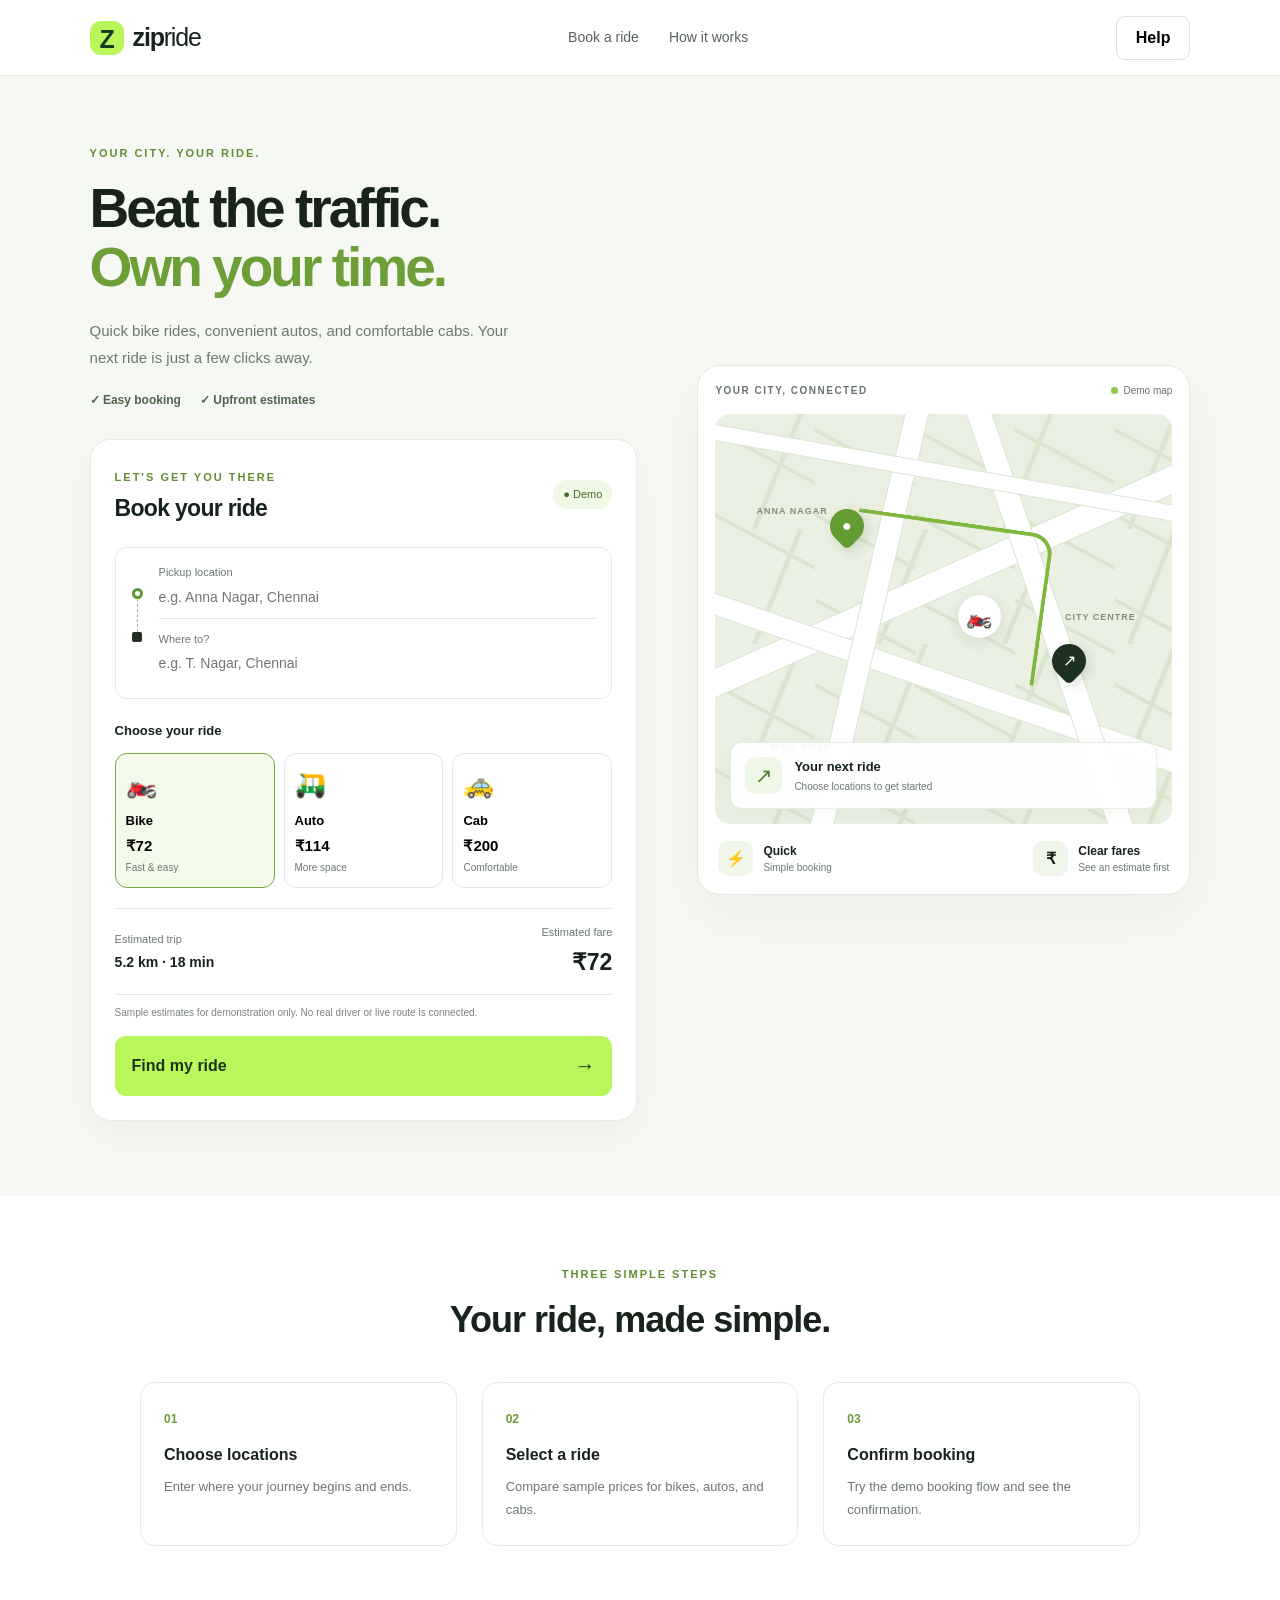
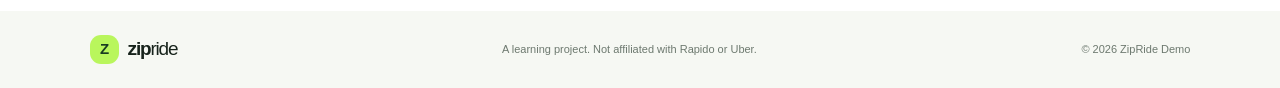
<file: mytaxi.html>
<!DOCTYPE html>
<html lang="en">
<head>
  <meta charset="UTF-8">
  <meta name="viewport" content="width=device-width, initial-scale=1.0">
  <title>ZipRide - Bike Taxi Booking</title>
  <link rel="stylesheet" href="mytaxi.css">
</head>
<body>
  <header class="navbar">
    <a class="brand" href="#">
      <span class="brand-icon">Z</span>
      <span>zip<span class="brand-light">ride</span></span>
    </a>

    <nav>
      <a href="#booking">Book a ride</a>
      <a href="#how-it-works">How it works</a>
    </nav>

    <button class="nav-button" id="helpBtn">Help</button>
  </header>

  <main>
    <section class="hero">
      <div class="hero-content">
        <span class="eyebrow">YOUR CITY. YOUR RIDE.</span>
        <h1>Beat the traffic.<br><span>Own your time.</span></h1>
        <p class="hero-description">
          Quick bike rides, convenient autos, and comfortable
          cabs. Your next ride is just a few clicks away.
        </p>

        <div class="trust-row">
          <span>✓ Easy booking</span>
          <span>✓ Upfront estimates</span>
        </div>

        <section class="booking-card" id="booking">
          <div class="card-heading">
            <div>
              <span class="eyebrow">LET'S GET YOU THERE</span>
              <h2>Book your ride</h2>
            </div>
            <span class="live-dot">● Demo</span>
          </div>

          <form id="bookingForm">
            <div class="location-fields">
              <div class="location-symbols">
                <span class="pickup-dot"></span>
                <span class="route-line"></span>
                <span class="destination-dot"></span>
              </div>

              <div class="field-stack">
                <label for="pickup">Pickup location</label>
                <input
                  id="pickup"
                  type="text"
                  placeholder="e.g. Anna Nagar, Chennai"
                  required
                  maxlength="120"
                >

                <div class="field-divider"></div>

                <label for="destination">Where to?</label>
                <input
                  id="destination"
                  type="text"
                  placeholder="e.g. T. Nagar, Chennai"
                  required
                  maxlength="120"
                >
              </div>
            </div>

            <h3 class="section-label">Choose your ride</h3>

            <div class="vehicle-options">
              <button type="button" class="vehicle selected"
                data-vehicle="bike" aria-pressed="true">
                <span class="vehicle-emoji">🏍️</span>
                <span class="vehicle-name">Bike</span>
                <span class="vehicle-price" id="bikePrice">₹72</span>
                <span class="vehicle-time">Fast & easy</span>
              </button>

              <button type="button" class="vehicle"
                data-vehicle="auto" aria-pressed="false">
                <span class="vehicle-emoji">🛺</span>
                <span class="vehicle-name">Auto</span>
                <span class="vehicle-price" id="autoPrice">₹108</span>
                <span class="vehicle-time">More space</span>
              </button>

              <button type="button" class="vehicle"
                data-vehicle="cab" aria-pressed="false">
                <span class="vehicle-emoji">🚕</span>
                <span class="vehicle-name">Cab</span>
                <span class="vehicle-price" id="cabPrice">₹180</span>
                <span class="vehicle-time">Comfortable</span>
              </button>
            </div>

            <div class="trip-summary">
              <div>
                <span class="summary-label">Estimated trip</span>
                <strong id="tripDistance">5.2 km · 18 min</strong>
              </div>
              <div class="fare-display">
                <span class="summary-label">Estimated fare</span>
                <strong id="fare">₹72</strong>
              </div>
            </div>

            <p class="demo-note">
              Sample estimates for demonstration only.
              No real driver or live route is connected.
            </p>

            <button type="submit" class="book-button" id="bookBtn">
              Find my ride <span>→</span>
            </button>

            <p id="message" class="message" role="status"
              aria-live="polite"></p>
          </form>
        </section>
      </div>

      <div class="hero-visual">
        <div class="visual-top">
          <span class="map-tag">YOUR CITY, CONNECTED</span>
          <span class="map-status"><span></span> Demo map</span>
        </div>

        <div class="map">
          <div class="map-grid"></div>
          <div class="road road-one"></div>
          <div class="road road-two"></div>
          <div class="road road-three"></div>
          <div class="road road-four"></div>
          <div class="road road-five"></div>

          <span class="map-label label-one">ANNA NAGAR</span>
          <span class="map-label label-two">CITY CENTRE</span>
          <span class="map-label label-three">MAIN ROAD</span>

          <div class="map-route"></div>

          <div class="map-pin pickup-pin">
            <span>●</span>
          </div>
          <div class="map-pin drop-pin">
            <span>↗</span>
          </div>

          <div class="map-bike">🏍️</div>

          <div class="map-info">
            <span class="info-icon">↗</span>
            <div>
              <strong>Your next ride</strong>
              <small>Choose locations to get started</small>
            </div>
          </div>
        </div>

        <div class="visual-bottom">
          <div class="mini-stat">
            <span class="stat-icon">⚡</span>
            <div><strong>Quick</strong><small>Simple booking</small></div>
          </div>
          <div class="mini-stat">
            <span class="stat-icon">₹</span>
            <div><strong>Clear fares</strong><small>See an estimate first</small></div>
          </div>
        </div>
      </div>
    </section>

    <section class="how-section" id="how-it-works">
      <span class="eyebrow">THREE SIMPLE STEPS</span>
      <h2>Your ride, made simple.</h2>

      <div class="steps">
        <article class="step">
          <span class="step-number">01</span>
          <h3>Choose locations</h3>
          <p>Enter where your journey begins and ends.</p>
        </article>
        <article class="step">
          <span class="step-number">02</span>
          <h3>Select a ride</h3>
          <p>Compare sample prices for bikes, autos, and cabs.</p>
        </article>
        <article class="step">
          <span class="step-number">03</span>
          <h3>Confirm booking</h3>
          <p>Try the demo booking flow and see the confirmation.</p>
        </article>
      </div>
    </section>
  </main>

  <footer>
    <a class="brand footer-brand" href="#">
      <span class="brand-icon">Z</span>
      <span>zip<span class="brand-light">ride</span></span>
    </a>
    <p>A learning project. Not affiliated with Rapido or Uber.</p>
    <span>© 2026 ZipRide Demo</span>
  </footer>

  <script src="mytaxi.js"></script>
</body>
</html>
</file>
<file: mytaxi.css>
:root {
  --green: #b9f65c;
  --green-dark: #193b21;
  --ink: #17231b;
  --muted: #6d796f;
  --paper: #f6f8f3;
  --line: #e7ebe3;
  --white: #ffffff;
}

* {
  box-sizing: border-box;
  margin: 0;
  padding: 0;
}

html {
  scroll-behavior: smooth;
}

body {
  font-family: Inter, "Segoe UI", Arial, sans-serif;
  color: var(--ink);
  background: var(--paper);
  line-height: 1.5;
}

button, input {
  font: inherit;
}

button {
  cursor: pointer;
}

a {
  color: inherit;
  text-decoration: none;
}

.navbar {
  min-height: 76px;
  display: flex;
  align-items: center;
  justify-content: space-between;
  gap: 20px;
  padding: 14px 7%;
  background: #fff;
  border-bottom: 1px solid var(--line);
}

.brand {
  display: inline-flex;
  align-items: center;
  gap: 9px;
  font-size: 25px;
  font-weight: 850;
  letter-spacing: -1.2px;
}

.brand-icon {
  width: 34px;
  height: 34px;
  display: grid;
  place-items: center;
  background: var(--green);
  border-radius: 11px;
  color: var(--green-dark);
  font-weight: 900;
}

.brand-light {
  font-weight: 450;
}

.navbar nav {
  display: flex;
  align-items: center;
  gap: 30px;
  font-size: 14px;
  color: #58635a;
}

.navbar nav a:hover {
  color: #426b23;
}

.nav-button {
  background: white;
  border: 1px solid #dce3d8;
  border-radius: 9px;
  padding: 9px 19px;
  font-weight: 650;
}

.hero {
  max-width: 1440px;
  margin: 0 auto;
  padding: 64px 7% 75px;
  display: grid;
  grid-template-columns: minmax(0, 1fr) minmax(0, 0.9fr);
  gap: 60px;
  align-items: center;
}

.hero-content {
  min-width: 0;
}

.eyebrow {
  color: #638d31;
  font-size: 11px;
  letter-spacing: 2px;
  font-weight: 850;
}

h1 {
  margin-top: 15px;
  font-size: clamp(39px, 4.3vw, 65px);
  letter-spacing: -3px;
  line-height: 1.08;
}

h1 span {
  color: #6e9e37;
}

.hero-description {
  margin-top: 19px;
  max-width: 450px;
  color: var(--muted);
  font-size: 15px;
  line-height: 1.8;
}

.trust-row {
  display: flex;
  flex-wrap: wrap;
  gap: 19px;
  margin-top: 20px;
  font-size: 12px;
  font-weight: 650;
  color: #52644e;
}

.booking-card {
  margin-top: 30px;
  background: white;
  border: 1px solid var(--line);
  border-radius: 20px;
  padding: 24px;
  box-shadow: 0 14px 40px #243b1b0a;
}

.card-heading {
  display: flex;
  justify-content: space-between;
  align-items: center;
  gap: 10px;
  margin-bottom: 22px;
}

.card-heading h2 {
  font-size: 23px;
  margin-top: 3px;
  letter-spacing: -0.7px;
}

.live-dot {
  background: #f0f8e6;
  color: #456b28;
  border-radius: 20px;
  padding: 6px 10px;
  font-size: 11px;
}

.location-fields {
  display: flex;
  gap: 14px;
  border: 1px solid var(--line);
  border-radius: 12px;
  padding: 16px 14px;
}

.location-symbols {
  width: 15px;
  display: flex;
  align-items: center;
  flex-direction: column;
  padding-top: 24px;
}

.pickup-dot {
  width: 11px;
  height: 11px;
  border: 3px solid #5f9635;
  border-radius: 50%;
}

.route-line {
  height: 33px;
  border-left: 1px dashed #a9b4a5;
}

.destination-dot {
  width: 10px;
  height: 10px;
  background: #222d23;
  border-radius: 2px;
}

.field-stack {
  flex: 1;
  min-width: 0;
}

.field-stack label {
  display: block;
  font-size: 11px;
  color: var(--muted);
  margin-bottom: 3px;
}

.field-stack input {
  display: block;
  width: 100%;
  border: none;
  outline: none;
  background: transparent;
  padding: 3px 0 8px;
  color: var(--ink);
  font-size: 14px;
}

.field-stack input:focus {
  box-shadow: 0 1px 0 #82ad4f;
}

.field-divider {
  border-top: 1px solid var(--line);
  margin: 2px 0 12px;
}

.section-label {
  font-size: 13px;
  margin: 22px 0 12px;
}

.vehicle-options {
  display: grid;
  grid-template-columns: repeat(3, minmax(0, 1fr));
  gap: 9px;
}

.vehicle {
  display: flex;
  flex-direction: column;
  align-items: flex-start;
  min-width: 0;
  padding: 12px 10px;
  border: 1px solid #e3e8df;
  background: white;
  border-radius: 12px;
  text-align: left;
  transition: border-color 0.2s, background 0.2s;
}

.vehicle:hover {
  border-color: #9ac66a;
}

.vehicle.selected {
  border: 1.5px solid #79a943;
  background: #f3fae9;
}

.vehicle-emoji {
  font-size: 25px;
  margin-bottom: 8px;
}

.vehicle-name {
  font-size: 13px;
  font-weight: 750;
}

.vehicle-price {
  font-size: 15px;
  font-weight: 800;
  margin-top: 4px;
}

.vehicle-time {
  font-size: 10px;
  color: var(--muted);
  margin-top: 3px;
}

.trip-summary {
  display: flex;
  justify-content: space-between;
  align-items: center;
  gap: 12px;
  margin-top: 20px;
  padding: 15px 0;
  border-top: 1px solid var(--line);
  border-bottom: 1px solid var(--line);
}

.trip-summary > div {
  display: flex;
  flex-direction: column;
  gap: 4px;
}

.summary-label {
  color: var(--muted);
  font-size: 11px;
}

.trip-summary strong {
  font-size: 14px;
}

.fare-display {
  text-align: right;
}

.fare-display strong {
  font-size: 23px;
}

.demo-note {
  color: #7b847a;
  font-size: 10px;
  margin-top: 10px;
}

.book-button {
  display: flex;
  justify-content: space-between;
  align-items: center;
  width: 100%;
  padding: 14px 17px;
  margin-top: 16px;
  border: none;
  border-radius: 11px;
  background: var(--green);
  color: #1d3517;
  font-weight: 800;
  transition: background 0.2s, transform 0.2s;
}

.book-button:hover {
  background: #a9eb49;
  transform: translateY(-1px);
}

.book-button span {
  font-size: 21px;
}

.message {
  display: none;
  padding: 12px;
  margin-top: 12px;
  border-radius: 10px;
  font-size: 12px;
  overflow-wrap: anywhere;
}

.message.visible {
  display: block;
}

.message.success {
  background: #edf8e6;
  color: #305e21;
}

.message.error {
  background: #fff0ec;
  color: #9b3527;
}

/* Decorative map — not a live map */

.hero-visual {
  min-width: 0;
  padding: 17px;
  border: 1px solid #e4e9df;
  border-radius: 23px;
  background: #fff;
  box-shadow: 0 20px 60px #243b1b0b;
}

.visual-top,
.visual-bottom {
  display: flex;
  align-items: center;
  justify-content: space-between;
  gap: 10px;
}

.map-tag {
  font-size: 10px;
  letter-spacing: 1.5px;
  font-weight: 800;
  color: #697569;
}

.map-status {
  display: flex;
  align-items: center;
  gap: 6px;
  font-size: 10px;
  color: #687369;
}

.map-status span {
  width: 7px;
  height: 7px;
  background: #91c74e;
  border-radius: 50%;
}

.map {
  position: relative;
  height: 410px;
  margin-top: 16px;
  overflow: hidden;
  border-radius: 15px;
  background: #eaf0e2;
}

.map-grid {
  position: absolute;
  inset: 0;
  opacity: 0.6;
  background-image:
    linear-gradient(28deg, transparent 48%, #d1dfc4 49%, #d1dfc4 51%, transparent 52%),
    linear-gradient(112deg, transparent 48%, #d1dfc4 49%, #d1dfc4 51%, transparent 52%);
  background-size: 100px 85px, 125px 115px;
}

.road {
  position: absolute;
  background: #fff;
  border: 1px solid #dbe4d3;
  border-radius: 50px;
}

.road-one {
  width: 125%;
  height: 28px;
  top: 37%;
  left: -12%;
  transform: rotate(-24deg);
}

.road-two {
  width: 125%;
  height: 22px;
  top: 63%;
  left: -12%;
  transform: rotate(19deg);
}

.road-three {
  width: 24px;
  height: 125%;
  left: 31%;
  top: -12%;
  transform: rotate(13deg);
}

.road-four {
  width: 25px;
  height: 125%;
  right: 24%;
  top: -12%;
  transform: rotate(-19deg);
}

.road-five {
  width: 115%;
  height: 17px;
  top: 12%;
  left: -8%;
  transform: rotate(10deg);
}

.map-label {
  position: absolute;
  z-index: 2;
  font-size: 9px;
  font-weight: 800;
  letter-spacing: 1px;
  color: #819078;
}

.label-one {
  left: 9%;
  top: 22%;
}

.label-two {
  right: 8%;
  top: 48%;
}

.label-three {
  left: 12%;
  bottom: 17%;
}

.map-route {
  position: absolute;
  z-index: 3;
  width: 43%;
  height: 37%;
  left: 29%;
  top: 26%;
  border-top: 4px solid #80b83f;
  border-right: 4px solid #80b83f;
  border-radius: 0 22px 0 0;
  transform: rotate(8deg);
}

.map-pin {
  position: absolute;
  z-index: 4;
  width: 34px;
  height: 34px;
  display: grid;
  place-items: center;
  color: #fff;
  border-radius: 50% 50% 50% 5px;
  transform: rotate(-45deg);
  box-shadow: 0 5px 12px #263b1d25;
}

.map-pin span {
  transform: rotate(45deg);
}

.pickup-pin {
  left: 25%;
  top: 23%;
  background: #639c32;
}

.drop-pin {
  right: 19%;
  top: 56%;
  background: #1e3020;
}

.map-bike {
  position: absolute;
  z-index: 5;
  left: 53%;
  top: 44%;
  display: grid;
  place-items: center;
  width: 43px;
  height: 43px;
  background: #fff;
  border-radius: 50%;
  box-shadow: 0 4px 15px #263b1d1b;
  font-size: 21px;
}

.map-info {
  position: absolute;
  z-index: 6;
  bottom: 15px;
  left: 15px;
  right: 15px;
  display: flex;
  align-items: center;
  gap: 12px;
  padding: 14px;
  background: #ffffffed;
  border: 1px solid #e8ece3;
  border-radius: 12px;
  box-shadow: 0 5px 20px #263b1d0b;
}

.info-icon {
  display: grid;
  place-items: center;
  width: 37px;
  height: 37px;
  border-radius: 10px;
  background: #eff7e7;
  color: #557e2f;
  font-size: 21px;
}

.map-info strong,
.map-info small {
  display: block;
}

.map-info strong {
  font-size: 13px;
}

.map-info small {
  color: var(--muted);
  font-size: 10px;
  margin-top: 3px;
}

.visual-bottom {
  padding: 17px 3px 1px;
}

.mini-stat {
  display: flex;
  align-items: center;
  gap: 10px;
}

.stat-icon {
  display: grid;
  place-items: center;
  width: 35px;
  height: 35px;
  border-radius: 10px;
  background: #f0f6e9;
  font-weight: 850;
}

.mini-stat strong,
.mini-stat small {
  display: block;
}

.mini-stat strong {
  font-size: 12px;
}

.mini-stat small {
  color: var(--muted);
  font-size: 10px;
}

.how-section {
  padding: 65px 7%;
  background: #fff;
  text-align: center;
}

.how-section h2 {
  margin-top: 8px;
  font-size: clamp(26px, 3vw, 36px);
  letter-spacing: -1px;
}

.steps {
  display: grid;
  grid-template-columns: repeat(3, 1fr);
  gap: 25px;
  max-width: 1000px;
  margin: 35px auto 0;
  text-align: left;
}

.step {
  padding: 23px;
  border: 1px solid var(--line);
  border-radius: 15px;
}

.step-number {
  color: #6d9b3b;
  font-size: 12px;
  font-weight: 850;
}

.step h3 {
  margin-top: 13px;
  font-size: 16px;
}

.step p {
  margin-top: 8px;
  color: var(--muted);
  font-size: 13px;
  line-height: 1.8;
}

footer {
  display: flex;
  align-items: center;
  justify-content: space-between;
  flex-wrap: wrap;
  gap: 15px;
  padding: 24px 7%;
  background: var(--paper);
}

.footer-brand {
  font-size: 19px;
}

.footer-brand .brand-icon {
  width: 29px;
  height: 29px;
  font-size: 15px;
}

footer p,
footer > span {
  color: var(--muted);
  font-size: 11px;
}

@media (max-width: 1050px) {
  .hero {
    gap: 30px;
    padding-left: 4%;
    padding-right: 4%;
  }

  .booking-card {
    padding: 18px;
  }

  .map {
    height: 360px;
  }
}

@media (max-width: 760px) {
  .navbar {
    padding: 14px 5%;
  }

  .navbar nav {
    display: none;
  }

  .hero {
    grid-template-columns: 1fr;
    padding: 40px 5%;
    gap: 30px;
  }

  h1 {
    font-size: clamp(40px, 10vw, 58px);
  }

  .hero-visual {
    grid-row: 1;
  }

  .map {
    height: 330px;
  }

  .booking-card {
    margin-top: 25px;
  }

  .steps {
    grid-template-columns: 1fr;
    max-width: 440px;
  }

  .how-section {
    padding: 45px 5%;
  }

  footer {
    padding: 24px 5%;
  }
}

@media (max-width: 380px) {
  .vehicle {
    padding: 10px 7px;
  }

  .vehicle-name {
    font-size: 12px;
  }

  .booking-card {
    padding: 14px;
  }

  .map {
    height: 280px;
  }
}
</file>
